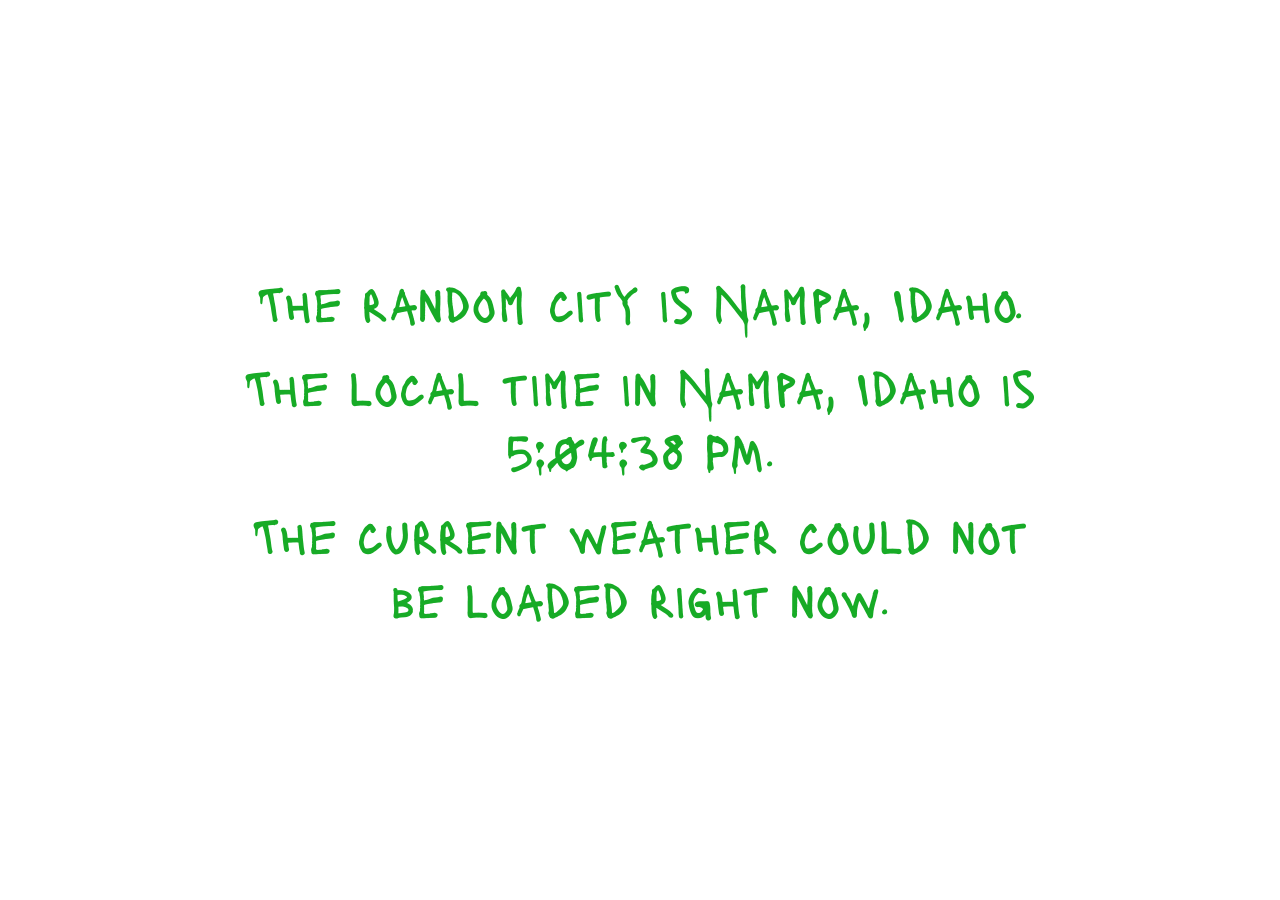
<file: index.html>
<!DOCTYPE html>
<html lang="en">
  <head>
    <meta charset="UTF-8" />
    <meta name="viewport" content="width=device-width, initial-scale=1.0" />
    <meta name="robots" content="noindex">
    <title>Random U.S. Weather</title>
    <link rel="preconnect" href="https://fonts.googleapis.com" />
    <link rel="preconnect" href="https://fonts.gstatic.com" crossorigin />
    <link
      href="https://fonts.googleapis.com/css2?family=Lacquer&display=swap"
      rel="stylesheet"
    />
    <style>
      :root {
        color-scheme: light dark;
        --bg: #ffffff;
        --fg: #111111;
        --accent: #1f6feb;
      }

      @media (prefers-color-scheme: dark) {
        :root {
          --bg: #000000;
          --fg: #f5f5f5;
        }
      }

      * {
        box-sizing: border-box;
      }

      body {
        margin: 0;
        min-height: 100vh;
        display: grid;
        place-items: center;
        background: var(--bg);
        color: var(--fg);
        font-family: "Lacquer", system-ui, sans-serif;
      }

      main {
        width: min(90vw, 900px);
        text-align: center;
        padding: 2rem;
      }

      p {
        margin: 0.4em 0;
        font-size: clamp(1.75rem, 4vw, 3.75rem);
        line-height: 1.25;
        color: var(--accent);
      }
    </style>
  </head>
  <body>
    <main aria-live="polite">
      <p id="city">Finding a city.</p>
      <p id="time">Checking the local time.</p>
      <p id="weather">Loading the current weather.</p>
    </main>

    <script>
      const cities = [
        { name: "New York, New York", latitude: 40.7128, longitude: -74.006, timeZone: "America/New_York" },
        { name: "Chicago, Illinois", latitude: 41.8781, longitude: -87.6298, timeZone: "America/Chicago" },
        { name: "Los Angeles, California", latitude: 34.0522, longitude: -118.2437, timeZone: "America/Los_Angeles" },
        { name: "Houston, Texas", latitude: 29.7604, longitude: -95.3698, timeZone: "America/Chicago" },
        { name: "Phoenix, Arizona", latitude: 33.4484, longitude: -112.074, timeZone: "America/Phoenix" },
        { name: "Denver, Colorado", latitude: 39.7392, longitude: -104.9903, timeZone: "America/Denver" },
        { name: "Seattle, Washington", latitude: 47.6062, longitude: -122.3321, timeZone: "America/Los_Angeles" },
        { name: "Miami, Florida", latitude: 25.7617, longitude: -80.1918, timeZone: "America/New_York" },
        { name: "Boston, Massachusetts", latitude: 42.3601, longitude: -71.0589, timeZone: "America/New_York" },
        { name: "Minneapolis, Minnesota", latitude: 44.9778, longitude: -93.265, timeZone: "America/Chicago" },
        { name: "New Orleans, Louisiana", latitude: 29.9511, longitude: -90.0715, timeZone: "America/Chicago" },
        { name: "Honolulu, Hawaii", latitude: 21.3069, longitude: -157.8583, timeZone: "Pacific/Honolulu" },
        { name: "Anchorage, Alaska", latitude: 61.2181, longitude: -149.9003, timeZone: "America/Anchorage" },
        { name: "Portland, Oregon", latitude: 45.5152, longitude: -122.6784, timeZone: "America/Los_Angeles" },
        { name: "Savannah, Georgia", latitude: 32.0809, longitude: -81.0912, timeZone: "America/New_York" },
        { name: "Santa Fe, New Mexico", latitude: 35.687, longitude: -105.9378, timeZone: "America/Denver" },
        { name: "Philadelphia, Pennsylvania", latitude: 39.9526, longitude: -75.1652, timeZone: "America/New_York" },
        { name: "San Antonio, Texas", latitude: 29.4241, longitude: -98.4936, timeZone: "America/Chicago" },
        { name: "San Diego, California", latitude: 32.7157, longitude: -117.1611, timeZone: "America/Los_Angeles" },
        { name: "Dallas, Texas", latitude: 32.7767, longitude: -96.797, timeZone: "America/Chicago" },
        { name: "San Jose, California", latitude: 37.3382, longitude: -121.8863, timeZone: "America/Los_Angeles" },
        { name: "Austin, Texas", latitude: 30.2672, longitude: -97.7431, timeZone: "America/Chicago" },
        { name: "Jacksonville, Florida", latitude: 30.3322, longitude: -81.6557, timeZone: "America/New_York" },
        { name: "Fort Worth, Texas", latitude: 32.7555, longitude: -97.3308, timeZone: "America/Chicago" },
        { name: "Columbus, Ohio", latitude: 39.9612, longitude: -82.9988, timeZone: "America/New_York" },
        { name: "Charlotte, North Carolina", latitude: 35.2271, longitude: -80.8431, timeZone: "America/New_York" },
        { name: "Indianapolis, Indiana", latitude: 39.7684, longitude: -86.1581, timeZone: "America/Indiana/Indianapolis" },
        { name: "San Francisco, California", latitude: 37.7749, longitude: -122.4194, timeZone: "America/Los_Angeles" },
        { name: "Nashville, Tennessee", latitude: 36.1627, longitude: -86.7816, timeZone: "America/Chicago" },
        { name: "Detroit, Michigan", latitude: 42.3314, longitude: -83.0458, timeZone: "America/Detroit" },
        { name: "Oklahoma City, Oklahoma", latitude: 35.4676, longitude: -97.5164, timeZone: "America/Chicago" },
        { name: "El Paso, Texas", latitude: 31.7619, longitude: -106.485, timeZone: "America/Denver" },
        { name: "Las Vegas, Nevada", latitude: 36.1699, longitude: -115.1398, timeZone: "America/Los_Angeles" },
        { name: "Memphis, Tennessee", latitude: 35.1495, longitude: -90.049, timeZone: "America/Chicago" },
        { name: "Louisville, Kentucky", latitude: 38.2527, longitude: -85.7585, timeZone: "America/New_York" },
        { name: "Baltimore, Maryland", latitude: 39.2904, longitude: -76.6122, timeZone: "America/New_York" },
        { name: "Milwaukee, Wisconsin", latitude: 43.0389, longitude: -87.9065, timeZone: "America/Chicago" },
        { name: "Albuquerque, New Mexico", latitude: 35.0844, longitude: -106.6504, timeZone: "America/Denver" },
        { name: "Tucson, Arizona", latitude: 32.2226, longitude: -110.9747, timeZone: "America/Phoenix" },
        { name: "Fresno, California", latitude: 36.7378, longitude: -119.7871, timeZone: "America/Los_Angeles" },
        { name: "Sacramento, California", latitude: 38.5816, longitude: -121.4944, timeZone: "America/Los_Angeles" },
        { name: "Kansas City, Missouri", latitude: 39.0997, longitude: -94.5786, timeZone: "America/Chicago" },
        { name: "Mesa, Arizona", latitude: 33.4152, longitude: -111.8315, timeZone: "America/Phoenix" },
        { name: "Atlanta, Georgia", latitude: 33.749, longitude: -84.388, timeZone: "America/New_York" },
        { name: "Omaha, Nebraska", latitude: 41.2565, longitude: -95.9345, timeZone: "America/Chicago" },
        { name: "Colorado Springs, Colorado", latitude: 38.8339, longitude: -104.8214, timeZone: "America/Denver" },
        { name: "Raleigh, North Carolina", latitude: 35.7796, longitude: -78.6382, timeZone: "America/New_York" },
        { name: "Virginia Beach, Virginia", latitude: 36.8529, longitude: -75.978, timeZone: "America/New_York" },
        { name: "Long Beach, California", latitude: 33.7701, longitude: -118.1937, timeZone: "America/Los_Angeles" },
        { name: "Oakland, California", latitude: 37.8044, longitude: -122.2712, timeZone: "America/Los_Angeles" },
        { name: "Minot, North Dakota", latitude: 48.2325, longitude: -101.2963, timeZone: "America/Chicago" },
        { name: "Bakersfield, California", latitude: 35.3733, longitude: -119.0187, timeZone: "America/Los_Angeles" },
        { name: "Tulsa, Oklahoma", latitude: 36.154, longitude: -95.9928, timeZone: "America/Chicago" },
        { name: "Tampa, Florida", latitude: 27.9506, longitude: -82.4572, timeZone: "America/New_York" },
        { name: "Arlington, Texas", latitude: 32.7357, longitude: -97.1081, timeZone: "America/Chicago" },
        { name: "Wichita, Kansas", latitude: 37.6872, longitude: -97.3301, timeZone: "America/Chicago" },
        { name: "Aurora, Colorado", latitude: 39.7294, longitude: -104.8319, timeZone: "America/Denver" },
        { name: "Newark, New Jersey", latitude: 40.7357, longitude: -74.1724, timeZone: "America/New_York" },
        { name: "Cleveland, Ohio", latitude: 41.4993, longitude: -81.6944, timeZone: "America/New_York" },
        { name: "Anaheim, California", latitude: 33.8366, longitude: -117.9143, timeZone: "America/Los_Angeles" },
        { name: "Lexington, Kentucky", latitude: 38.0406, longitude: -84.5037, timeZone: "America/New_York" },
        { name: "Stockton, California", latitude: 37.9577, longitude: -121.2908, timeZone: "America/Los_Angeles" },
        { name: "Corpus Christi, Texas", latitude: 27.8006, longitude: -97.3964, timeZone: "America/Chicago" },
        { name: "Henderson, Nevada", latitude: 36.0395, longitude: -114.9817, timeZone: "America/Los_Angeles" },
        { name: "Riverside, California", latitude: 33.9806, longitude: -117.3755, timeZone: "America/Los_Angeles" },
        { name: "St. Louis, Missouri", latitude: 38.627, longitude: -90.1994, timeZone: "America/Chicago" },
        { name: "Saint Paul, Minnesota", latitude: 44.9537, longitude: -93.09, timeZone: "America/Chicago" },
        { name: "Cincinnati, Ohio", latitude: 39.1031, longitude: -84.512, timeZone: "America/New_York" },
        { name: "Pittsburgh, Pennsylvania", latitude: 40.4406, longitude: -79.9959, timeZone: "America/New_York" },
        { name: "Greensboro, North Carolina", latitude: 36.0726, longitude: -79.792, timeZone: "America/New_York" },
        { name: "Lincoln, Nebraska", latitude: 40.8136, longitude: -96.7026, timeZone: "America/Chicago" },
        { name: "Durham, North Carolina", latitude: 35.994, longitude: -78.8986, timeZone: "America/New_York" },
        { name: "Plano, Texas", latitude: 33.0198, longitude: -96.6989, timeZone: "America/Chicago" },
        { name: "Orlando, Florida", latitude: 28.5383, longitude: -81.3792, timeZone: "America/New_York" },
        { name: "Irvine, California", latitude: 33.6846, longitude: -117.8265, timeZone: "America/Los_Angeles" },
        { name: "Laredo, Texas", latitude: 27.5036, longitude: -99.5075, timeZone: "America/Chicago" },
        { name: "Madison, Wisconsin", latitude: 43.0731, longitude: -89.4012, timeZone: "America/Chicago" },
        { name: "Chandler, Arizona", latitude: 33.3062, longitude: -111.8413, timeZone: "America/Phoenix" },
        { name: "Lubbock, Texas", latitude: 33.5779, longitude: -101.8552, timeZone: "America/Chicago" },
        { name: "Scottsdale, Arizona", latitude: 33.4942, longitude: -111.9261, timeZone: "America/Phoenix" },
        { name: "Reno, Nevada", latitude: 39.5296, longitude: -119.8138, timeZone: "America/Los_Angeles" },
        { name: "Buffalo, New York", latitude: 42.8864, longitude: -78.8784, timeZone: "America/New_York" },
        { name: "Boise, Idaho", latitude: 43.615, longitude: -116.2023, timeZone: "America/Boise" },
        { name: "Richmond, Virginia", latitude: 37.5407, longitude: -77.436, timeZone: "America/New_York" },
        { name: "Birmingham, Alabama", latitude: 33.5186, longitude: -86.8104, timeZone: "America/Chicago" },
        { name: "Spokane, Washington", latitude: 47.6588, longitude: -117.426, timeZone: "America/Los_Angeles" },
        { name: "Rochester, New York", latitude: 43.1566, longitude: -77.6088, timeZone: "America/New_York" },
        { name: "Des Moines, Iowa", latitude: 41.5868, longitude: -93.625, timeZone: "America/Chicago" },
        { name: "Fargo, North Dakota", latitude: 46.8772, longitude: -96.7898, timeZone: "America/Chicago" },
        { name: "Little Rock, Arkansas", latitude: 34.7465, longitude: -92.2896, timeZone: "America/Chicago" },
        { name: "Salt Lake City, Utah", latitude: 40.7608, longitude: -111.891, timeZone: "America/Denver" },
        { name: "Burlington, Vermont", latitude: 44.4759, longitude: -73.2121, timeZone: "America/New_York" },
        { name: "Charleston, South Carolina", latitude: 32.7765, longitude: -79.9311, timeZone: "America/New_York" },
        { name: "Providence, Rhode Island", latitude: 41.824, longitude: -71.4128, timeZone: "America/New_York" },
        { name: "Hartford, Connecticut", latitude: 41.7658, longitude: -72.6734, timeZone: "America/New_York" },
        { name: "Wilmington, Delaware", latitude: 39.7447, longitude: -75.5484, timeZone: "America/New_York" },
        { name: "Portland, Maine", latitude: 43.6591, longitude: -70.2568, timeZone: "America/New_York" },
        { name: "Cheyenne, Wyoming", latitude: 41.14, longitude: -104.8202, timeZone: "America/Denver" },
        { name: "Billings, Montana", latitude: 45.7833, longitude: -108.5007, timeZone: "America/Denver" },
        { name: "Sioux Falls, South Dakota", latitude: 43.5446, longitude: -96.7311, timeZone: "America/Chicago" },
        { name: "Manchester, New Hampshire", latitude: 42.9956, longitude: -71.4548, timeZone: "America/New_York" },
        { name: "Newark, Delaware", latitude: 39.6837, longitude: -75.7497, timeZone: "America/New_York" },
        { name: "Jersey City, New Jersey", latitude: 40.7178, longitude: -74.0431, timeZone: "America/New_York" },
        { name: "Knoxville, Tennessee", latitude: 35.9606, longitude: -83.9207, timeZone: "America/New_York" },
        { name: "Myrtle Beach, South Carolina", latitude: 33.6891, longitude: -78.8867, timeZone: "America/New_York" },
        { name: "Palm Springs, California", latitude: 33.8303, longitude: -116.5453, timeZone: "America/Los_Angeles" },
        { name: "Hilo, Hawaii", latitude: 19.7076, longitude: -155.0885, timeZone: "Pacific/Honolulu" },
        { name: "Juneau, Alaska", latitude: 58.3019, longitude: -134.4197, timeZone: "America/Juneau" },
        { name: "Key West, Florida", latitude: 24.5551, longitude: -81.78, timeZone: "America/New_York" },
        { name: "Akron, Ohio", latitude: 41.0814, longitude: -81.519, timeZone: "America/New_York" },
        { name: "Albany, New York", latitude: 42.6526, longitude: -73.7562, timeZone: "America/New_York" },
        { name: "Amarillo, Texas", latitude: 35.222, longitude: -101.8313, timeZone: "America/Chicago" },
        { name: "Asheville, North Carolina", latitude: 35.5951, longitude: -82.5515, timeZone: "America/New_York" },
        { name: "Athens, Georgia", latitude: 33.9519, longitude: -83.3576, timeZone: "America/New_York" },
        { name: "Augusta, Georgia", latitude: 33.4735, longitude: -82.0105, timeZone: "America/New_York" },
        { name: "Baton Rouge, Louisiana", latitude: 30.4515, longitude: -91.1871, timeZone: "America/Chicago" },
        { name: "Beaumont, Texas", latitude: 30.0802, longitude: -94.1266, timeZone: "America/Chicago" },
        { name: "Bend, Oregon", latitude: 44.0582, longitude: -121.3153, timeZone: "America/Los_Angeles" },
        { name: "Bismarck, North Dakota", latitude: 46.8083, longitude: -100.7837, timeZone: "America/Chicago" },
        { name: "Brownsville, Texas", latitude: 25.9017, longitude: -97.4975, timeZone: "America/Chicago" },
        { name: "Cape Coral, Florida", latitude: 26.5629, longitude: -81.9495, timeZone: "America/New_York" },
        { name: "Cedar Rapids, Iowa", latitude: 41.9779, longitude: -91.6656, timeZone: "America/Chicago" },
        { name: "Chattanooga, Tennessee", latitude: 35.0456, longitude: -85.3097, timeZone: "America/New_York" },
        { name: "Chesapeake, Virginia", latitude: 36.7682, longitude: -76.2875, timeZone: "America/New_York" },
        { name: "Columbia, South Carolina", latitude: 34.0007, longitude: -81.0348, timeZone: "America/New_York" },
        { name: "Concord, New Hampshire", latitude: 43.2081, longitude: -71.5376, timeZone: "America/New_York" },
        { name: "Dayton, Ohio", latitude: 39.7589, longitude: -84.1916, timeZone: "America/New_York" },
        { name: "Dover, Delaware", latitude: 39.1582, longitude: -75.5244, timeZone: "America/New_York" },
        { name: "Duluth, Minnesota", latitude: 46.7867, longitude: -92.1005, timeZone: "America/Chicago" },
        { name: "Eugene, Oregon", latitude: 44.0521, longitude: -123.0868, timeZone: "America/Los_Angeles" },
        { name: "Evansville, Indiana", latitude: 37.9716, longitude: -87.5711, timeZone: "America/Chicago" },
        { name: "Flagstaff, Arizona", latitude: 35.1983, longitude: -111.6513, timeZone: "America/Phoenix" },
        { name: "Flint, Michigan", latitude: 43.0125, longitude: -83.6875, timeZone: "America/Detroit" },
        { name: "Fort Lauderdale, Florida", latitude: 26.1224, longitude: -80.1373, timeZone: "America/New_York" },
        { name: "Fort Wayne, Indiana", latitude: 41.0793, longitude: -85.1394, timeZone: "America/Indiana/Indianapolis" },
        { name: "Galveston, Texas", latitude: 29.3013, longitude: -94.7977, timeZone: "America/Chicago" },
        { name: "Gary, Indiana", latitude: 41.5934, longitude: -87.3464, timeZone: "America/Chicago" },
        { name: "Grand Rapids, Michigan", latitude: 42.9634, longitude: -85.6681, timeZone: "America/Detroit" },
        { name: "Green Bay, Wisconsin", latitude: 44.5133, longitude: -88.0133, timeZone: "America/Chicago" },
        { name: "Gulfport, Mississippi", latitude: 30.3674, longitude: -89.0928, timeZone: "America/Chicago" },
        { name: "Helena, Montana", latitude: 46.5884, longitude: -112.0245, timeZone: "America/Denver" },
        { name: "Huntsville, Alabama", latitude: 34.7304, longitude: -86.5861, timeZone: "America/Chicago" },
        { name: "Jackson, Mississippi", latitude: 32.2988, longitude: -90.1848, timeZone: "America/Chicago" },
        { name: "Kalamazoo, Michigan", latitude: 42.2917, longitude: -85.5872, timeZone: "America/Detroit" },
        { name: "Lansing, Michigan", latitude: 42.7325, longitude: -84.5555, timeZone: "America/Detroit" },
        { name: "Lincoln City, Oregon", latitude: 44.9582, longitude: -124.0179, timeZone: "America/Los_Angeles" },
        { name: "Macon, Georgia", latitude: 32.8407, longitude: -83.6324, timeZone: "America/New_York" },
        { name: "Mobile, Alabama", latitude: 30.6954, longitude: -88.0399, timeZone: "America/Chicago" },
        { name: "Montgomery, Alabama", latitude: 32.3668, longitude: -86.3, timeZone: "America/Chicago" },
        { name: "Morgantown, West Virginia", latitude: 39.6295, longitude: -79.9559, timeZone: "America/New_York" },
        { name: "Naples, Florida", latitude: 26.142, longitude: -81.7948, timeZone: "America/New_York" },
        { name: "New Haven, Connecticut", latitude: 41.3083, longitude: -72.9279, timeZone: "America/New_York" },
        { name: "Norfolk, Virginia", latitude: 36.8508, longitude: -76.2859, timeZone: "America/New_York" },
        { name: "Ogden, Utah", latitude: 41.223, longitude: -111.9738, timeZone: "America/Denver" },
        { name: "Pensacola, Florida", latitude: 30.4213, longitude: -87.2169, timeZone: "America/Chicago" },
        { name: "Peoria, Illinois", latitude: 40.6936, longitude: -89.589, timeZone: "America/Chicago" },
        { name: "Provo, Utah", latitude: 40.2338, longitude: -111.6585, timeZone: "America/Denver" },
        { name: "Rapid City, South Dakota", latitude: 44.0805, longitude: -103.231, timeZone: "America/Denver" },
        { name: "Roanoke, Virginia", latitude: 37.2709, longitude: -79.9414, timeZone: "America/New_York" },
        { name: "Salem, Oregon", latitude: 44.9429, longitude: -123.0351, timeZone: "America/Los_Angeles" },
        { name: "Santa Barbara, California", latitude: 34.4208, longitude: -119.6982, timeZone: "America/Los_Angeles" },
        { name: "Sarasota, Florida", latitude: 27.3364, longitude: -82.5307, timeZone: "America/New_York" },
        { name: "Shreveport, Louisiana", latitude: 32.5252, longitude: -93.7502, timeZone: "America/Chicago" },
        { name: "South Bend, Indiana", latitude: 41.6764, longitude: -86.252, timeZone: "America/Indiana/Indianapolis" },
        { name: "Springfield, Missouri", latitude: 37.2089, longitude: -93.2923, timeZone: "America/Chicago" },
        { name: "Springfield, Illinois", latitude: 39.7817, longitude: -89.6501, timeZone: "America/Chicago" },
        { name: "Syracuse, New York", latitude: 43.0481, longitude: -76.1474, timeZone: "America/New_York" },
        { name: "Tacoma, Washington", latitude: 47.2529, longitude: -122.4443, timeZone: "America/Los_Angeles" },
        { name: "Toledo, Ohio", latitude: 41.6528, longitude: -83.5379, timeZone: "America/New_York" },
        { name: "Topeka, Kansas", latitude: 39.0473, longitude: -95.6752, timeZone: "America/Chicago" },
        { name: "Trenton, New Jersey", latitude: 40.2171, longitude: -74.7429, timeZone: "America/New_York" },
        { name: "Tuscaloosa, Alabama", latitude: 33.2098, longitude: -87.5692, timeZone: "America/Chicago" },
        { name: "Waco, Texas", latitude: 31.5493, longitude: -97.1467, timeZone: "America/Chicago" },
        { name: "West Palm Beach, Florida", latitude: 26.7153, longitude: -80.0534, timeZone: "America/New_York" },
        { name: "Wilmington, North Carolina", latitude: 34.2257, longitude: -77.9447, timeZone: "America/New_York" },
        { name: "Winston-Salem, North Carolina", latitude: 36.0999, longitude: -80.2442, timeZone: "America/New_York" },
        { name: "Worcester, Massachusetts", latitude: 42.2626, longitude: -71.8023, timeZone: "America/New_York" },
        { name: "Yakima, Washington", latitude: 46.6021, longitude: -120.5059, timeZone: "America/Los_Angeles" },
        { name: "Yuma, Arizona", latitude: 32.6927, longitude: -114.6277, timeZone: "America/Phoenix" },
        { name: "Allentown, Pennsylvania", latitude: 40.6023, longitude: -75.4714, timeZone: "America/New_York" },
        { name: "Bridgeport, Connecticut", latitude: 41.1792, longitude: -73.1894, timeZone: "America/New_York" },
        { name: "Carson City, Nevada", latitude: 39.1638, longitude: -119.7674, timeZone: "America/Los_Angeles" },
        { name: "Casper, Wyoming", latitude: 42.8501, longitude: -106.3252, timeZone: "America/Denver" },
        { name: "Erie, Pennsylvania", latitude: 42.1292, longitude: -80.0851, timeZone: "America/New_York" },
        { name: "Frederick, Maryland", latitude: 39.4143, longitude: -77.4105, timeZone: "America/New_York" },
        { name: "Gainesville, Florida", latitude: 29.6516, longitude: -82.3248, timeZone: "America/New_York" },
        { name: "Hilton Head Island, South Carolina", latitude: 32.2163, longitude: -80.7526, timeZone: "America/New_York" },
        { name: "Joplin, Missouri", latitude: 37.0842, longitude: -94.5133, timeZone: "America/Chicago" },
        { name: "Kenosha, Wisconsin", latitude: 42.5847, longitude: -87.8212, timeZone: "America/Chicago" },
        { name: "Lafayette, Louisiana", latitude: 30.2241, longitude: -92.0198, timeZone: "America/Chicago" },
        { name: "Lake Charles, Louisiana", latitude: 30.2266, longitude: -93.2174, timeZone: "America/Chicago" },
        { name: "Mankato, Minnesota", latitude: 44.1636, longitude: -93.9994, timeZone: "America/Chicago" },
        { name: "Medford, Oregon", latitude: 42.3265, longitude: -122.8756, timeZone: "America/Los_Angeles" },
        { name: "Nampa, Idaho", latitude: 43.5407, longitude: -116.5635, timeZone: "America/Boise" },
        { name: "Pocatello, Idaho", latitude: 42.8713, longitude: -112.4455, timeZone: "America/Boise" },
        { name: "Santa Rosa, California", latitude: 38.4404, longitude: -122.7141, timeZone: "America/Los_Angeles" },
        { name: "Stamford, Connecticut", latitude: 41.0534, longitude: -73.5387, timeZone: "America/New_York" },
        { name: "Tempe, Arizona", latitude: 33.4255, longitude: -111.94, timeZone: "America/Phoenix" },
        { name: "Utica, New York", latitude: 43.1009, longitude: -75.2327, timeZone: "America/New_York" },
        { name: "Valdosta, Georgia", latitude: 30.8327, longitude: -83.2785, timeZone: "America/New_York" }
      ];

      const weatherDescriptions = {
        0: "clear",
        1: "mostly clear",
        2: "partly cloudy",
        3: "overcast",
        45: "foggy",
        48: "icy foggy",
        51: "lightly drizzling",
        53: "drizzling",
        55: "heavily drizzling",
        56: "light freezing drizzle",
        57: "freezing drizzle",
        61: "lightly raining",
        63: "raining",
        65: "heavily raining",
        66: "light freezing rain",
        67: "freezing rain",
        71: "lightly snowing",
        73: "snowing",
        75: "heavily snowing",
        77: "snow grains are falling",
        80: "showers are passing through",
        81: "steady showers are passing through",
        82: "intense showers are passing through",
        85: "light snow showers are passing through",
        86: "snow showers are passing through",
        95: "there is a thunderstorm",
        96: "there is a thunderstorm with light hail",
        99: "there is a thunderstorm with heavy hail"
      };

      function hashString(value) {
        let hash = 0;
        for (let index = 0; index < value.length; index += 1) {
          hash = (hash * 31 + value.charCodeAt(index)) >>> 0;
        }
        return hash;
      }

      function setDailyAccent() {
        const today = new Date().toISOString().slice(0, 10);
        const seed = hashString(today);
        const darkMode = window.matchMedia("(prefers-color-scheme: dark)").matches;
        const hue = seed % 360;
        const saturation = 70 + (seed % 16);
        const lightness = darkMode ? 68 : 38;
        document.documentElement.style.setProperty(
          "--accent",
          `hsl(${hue} ${saturation}% ${lightness}%)`
        );
      }

      function chooseCity() {
        return cities[Math.floor(Math.random() * cities.length)];
      }

      function formatTime(timeZone) {
        return new Intl.DateTimeFormat("en-US", {
          timeZone,
          hour: "numeric",
          minute: "2-digit",
          second: "2-digit",
          hour12: true
        }).format(new Date());
      }

      function updateTime(city) {
        const timeElement = document.getElementById("time");
        timeElement.textContent = `The local time in ${city.name} is ${formatTime(city.timeZone)}.`;
      }

      async function loadWeather() {
        setDailyAccent();
        const city = chooseCity();
        const cityElement = document.getElementById("city");
        const weatherElement = document.getElementById("weather");

        cityElement.textContent = `The random city is ${city.name}.`;
        updateTime(city);
        setInterval(() => updateTime(city), 1000);

        const weatherUrl = new URL("https://api.open-meteo.com/v1/forecast");
        weatherUrl.searchParams.set("latitude", city.latitude);
        weatherUrl.searchParams.set("longitude", city.longitude);
        weatherUrl.searchParams.set("current", "temperature_2m,weather_code");
        weatherUrl.searchParams.set("temperature_unit", "fahrenheit");

        try {
          const response = await fetch(weatherUrl);
          if (!response.ok) {
            throw new Error(`Weather request failed with ${response.status}`);
          }

          const data = await response.json();
          const current = data.current;
          const description = weatherDescriptions[current.weather_code] || "doing its own thing";
          const temperature = Math.round(current.temperature_2m);
          weatherElement.textContent = `The current weather is ${description} and ${temperature} degrees Fahrenheit.`;
        } catch (error) {
          weatherElement.textContent = "The current weather could not be loaded right now.";
          console.error(error);
        }
      }

      loadWeather();
    </script>
  </body>
</html>
</file>
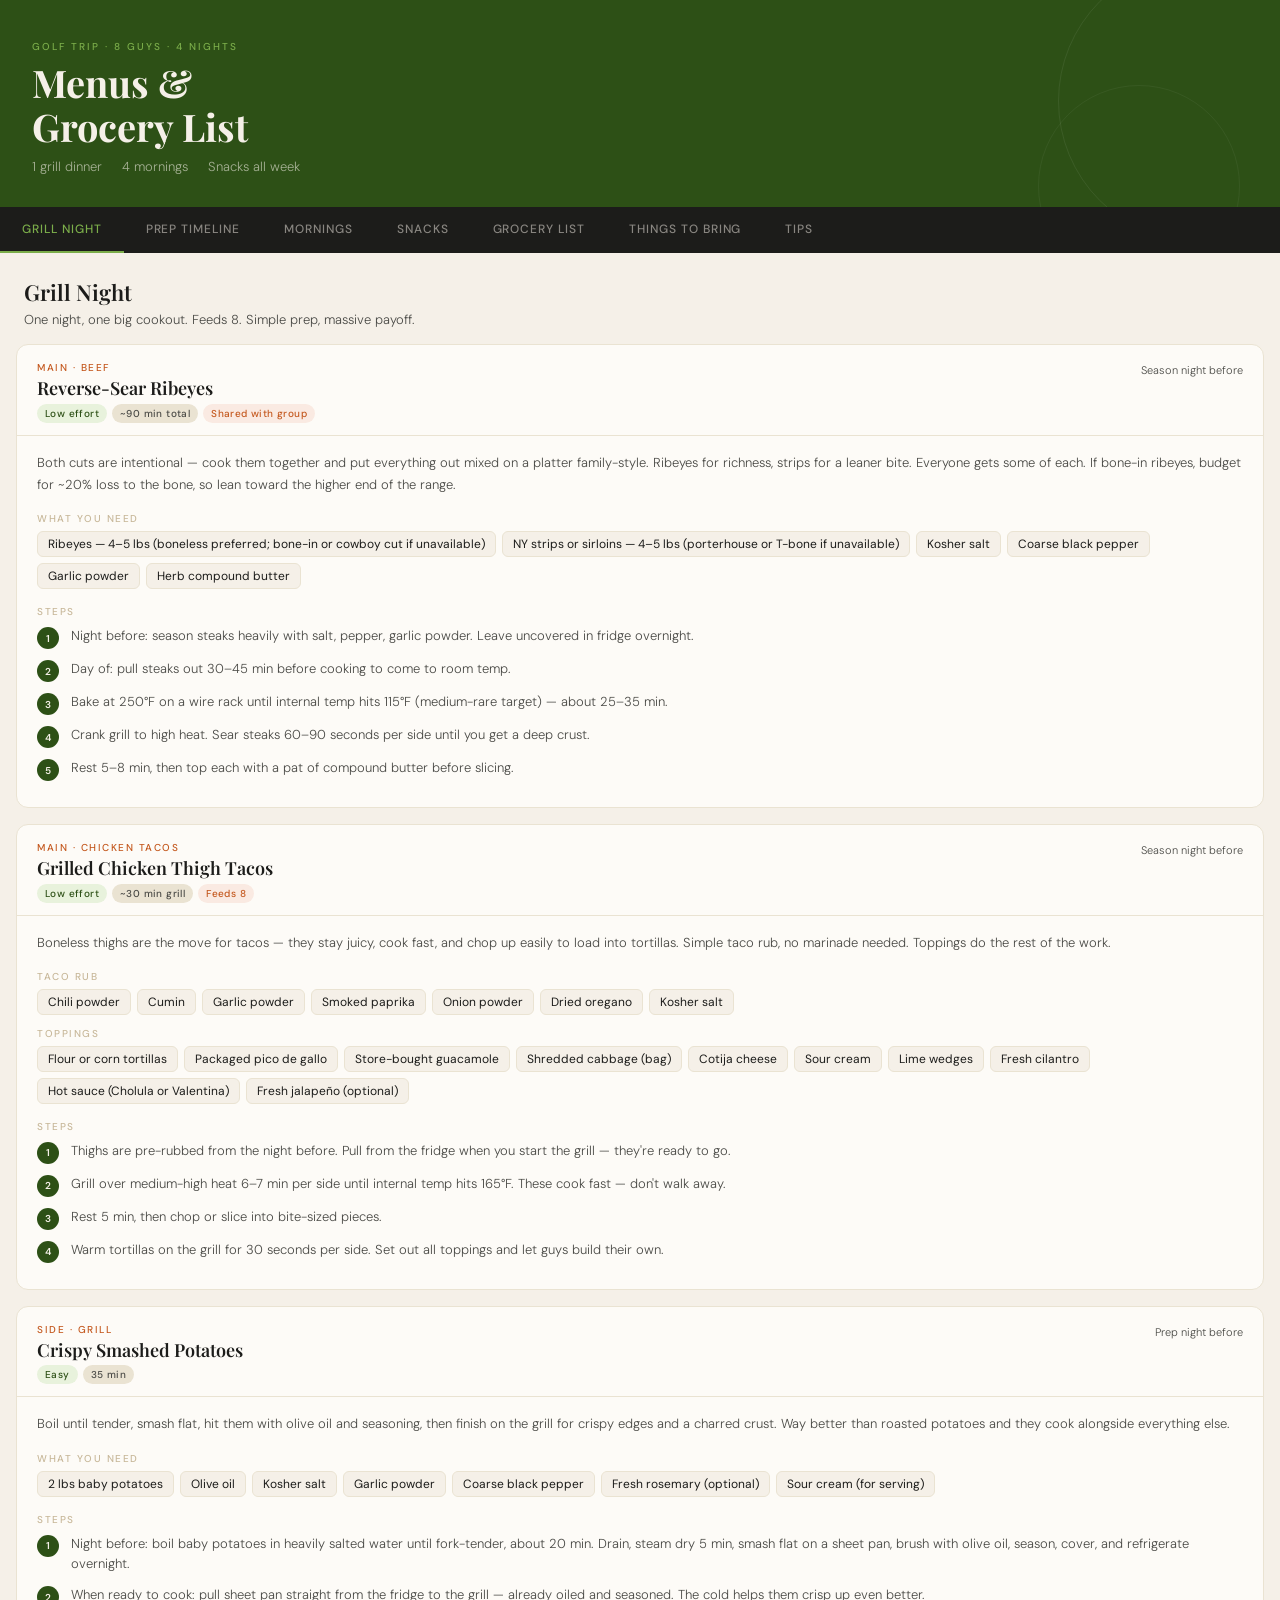
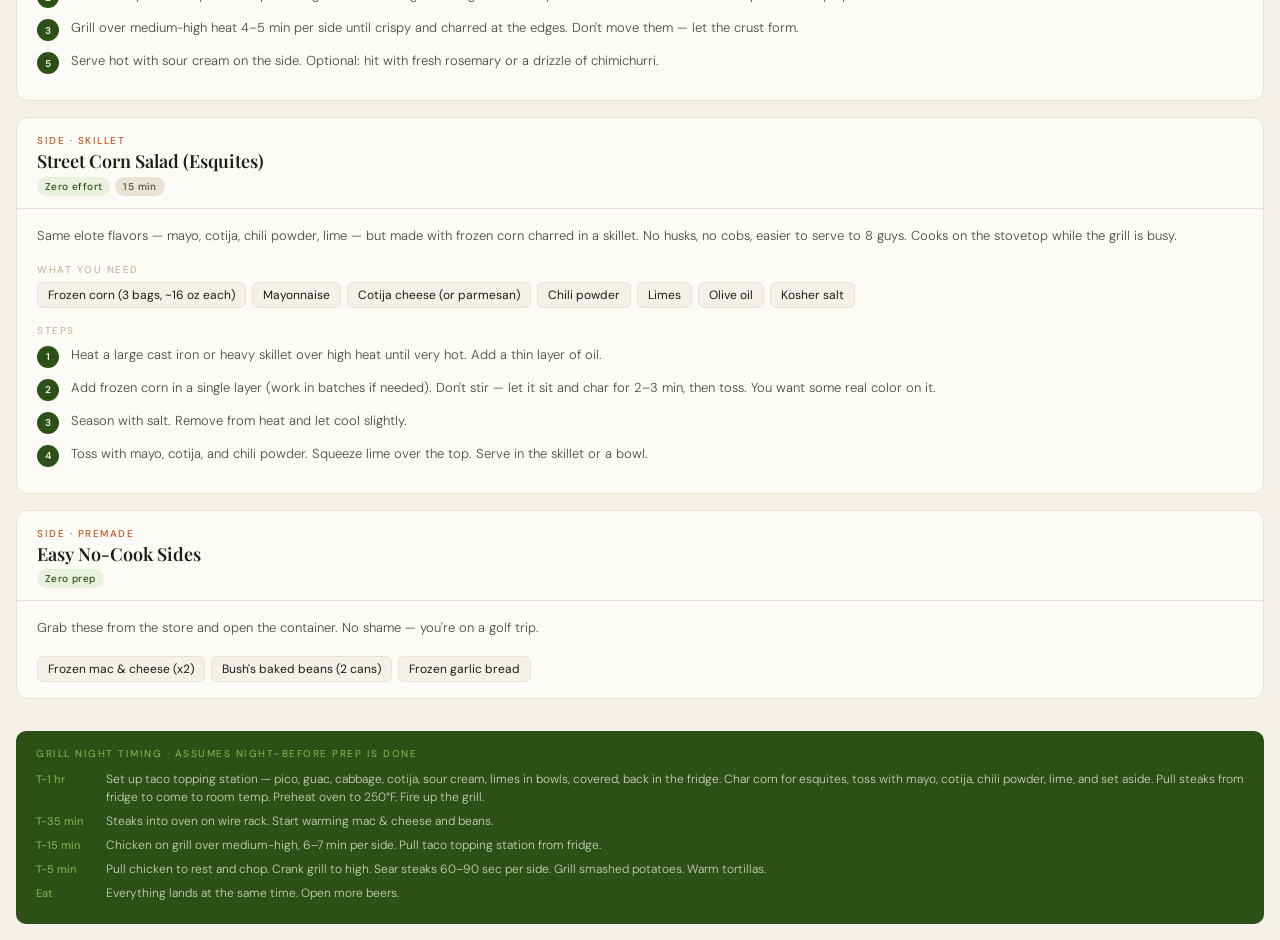
<file: golf-trip-menu-old.html>
<!DOCTYPE html>
<html lang="en">
<head>
<meta charset="UTF-8">
<meta name="viewport" content="width=device-width, initial-scale=1.0">
<meta name="robots" content="noindex, nofollow, noarchive, nosnippet, noimageindex">
<meta name="googlebot" content="noindex, nofollow, noarchive, nosnippet">
<meta name="bingbot" content="noindex, nofollow">
<title>Golf Trip — Menus & Grocery List</title>
<link href="https://fonts.googleapis.com/css2?family=Playfair+Display:wght@400;600;700&family=DM+Sans:wght@300;400;500&display=swap" rel="stylesheet">
<style>
  :root {
    --green: #2D5016;
    --green-mid: #4A7C25;
    --green-light: #7BAD4A;
    --cream: #F5F0E8;
    --cream-dark: #EAE3D2;
    --tan: #C8B89A;
    --charcoal: #1C1C1A;
    --smoke: #4A4A46;
    --paper: #FDFBF7;
    --accent: #C4581E;
  }
  * { box-sizing: border-box; margin: 0; padding: 0; }
  body {
    font-family: 'DM Sans', sans-serif;
    background: var(--cream);
    color: var(--charcoal);
    min-height: 100vh;
  }

  /* HEADER */
  header {
    background: var(--green);
    color: var(--cream);
    padding: 2.5rem 2rem 2rem;
    position: relative;
    overflow: hidden;
  }
  header::before {
    content: '';
    position: absolute;
    top: -40px; right: -60px;
    width: 280px; height: 280px;
    border-radius: 50%;
    border: 1px solid rgba(255,255,255,0.07);
  }
  header::after {
    content: '';
    position: absolute;
    bottom: -80px; right: 40px;
    width: 200px; height: 200px;
    border-radius: 50%;
    border: 1px solid rgba(255,255,255,0.05);
  }
  .header-eyebrow {
    font-size: 10px;
    letter-spacing: 0.2em;
    text-transform: uppercase;
    color: var(--green-light);
    font-weight: 500;
    margin-bottom: 8px;
  }
  header h1 {
    font-family: 'Playfair Display', serif;
    font-size: clamp(26px, 5vw, 38px);
    font-weight: 700;
    line-height: 1.15;
    margin-bottom: 10px;
  }
  .header-meta {
    font-size: 13px;
    color: rgba(245,240,232,0.6);
    font-weight: 300;
  }
  .header-meta span { margin-right: 16px; }

  /* NAV TABS */
  nav {
    display: flex;
    background: var(--charcoal);
    overflow-x: auto;
    scrollbar-width: none;
  }
  nav::-webkit-scrollbar { display: none; }
  .nav-btn {
    flex-shrink: 0;
    padding: 14px 22px;
    font-family: 'DM Sans', sans-serif;
    font-size: 12px;
    font-weight: 500;
    letter-spacing: 0.08em;
    text-transform: uppercase;
    color: rgba(245,240,232,0.5);
    background: none;
    border: none;
    border-bottom: 2px solid transparent;
    cursor: pointer;
    transition: all 0.2s;
    white-space: nowrap;
  }
  .nav-btn:hover { color: var(--cream); }
  .nav-btn.active {
    color: var(--green-light);
    border-bottom-color: var(--green-light);
  }

  /* MAIN */
  main { padding: 0; }
  .view { display: none; }
  .view.active { display: block; }

  /* SECTION LABEL */
  .section-intro {
    padding: 1.5rem 1.5rem 0;
  }
  .section-intro h2 {
    font-family: 'Playfair Display', serif;
    font-size: 22px;
    font-weight: 600;
    margin-bottom: 4px;
  }
  .section-intro p {
    font-size: 13px;
    color: var(--smoke);
    font-weight: 300;
  }

  /* MEAL CARDS */
  .meal-grid { padding: 1rem 1rem 2rem; display: flex; flex-direction: column; gap: 1rem; }
  .meal-card {
    background: var(--paper);
    border-radius: 12px;
    overflow: hidden;
    border: 1px solid var(--cream-dark);
  }
  .meal-card-header {
    padding: 1rem 1.25rem 0.75rem;
    border-bottom: 1px solid var(--cream-dark);
    display: flex;
    justify-content: space-between;
    align-items: flex-start;
    gap: 8px;
  }
  .meal-type {
    font-size: 10px;
    text-transform: uppercase;
    letter-spacing: 0.15em;
    font-weight: 500;
    color: var(--accent);
    margin-bottom: 4px;
  }
  .meal-name {
    font-family: 'Playfair Display', serif;
    font-size: 18px;
    font-weight: 600;
    color: var(--charcoal);
    line-height: 1.2;
  }
  .meal-badges { display: flex; flex-wrap: wrap; gap: 5px; margin-top: 4px; }
  .badge {
    font-size: 10px;
    padding: 3px 8px;
    border-radius: 99px;
    font-weight: 500;
    letter-spacing: 0.04em;
  }
  .badge-green { background: #E8F2DC; color: var(--green); }
  .badge-tan { background: var(--cream-dark); color: var(--smoke); }
  .badge-red { background: #FAEAE2; color: var(--accent); }
  .meal-time {
    font-size: 11px;
    color: var(--smoke);
    font-weight: 300;
    white-space: nowrap;
    padding-top: 2px;
  }
  .meal-card-body { padding: 1rem 1.25rem; }
  .meal-desc { font-size: 13px; color: var(--smoke); line-height: 1.7; font-weight: 300; margin-bottom: 1rem; }
  .meal-items-label {
    font-size: 10px;
    text-transform: uppercase;
    letter-spacing: 0.15em;
    font-weight: 500;
    color: var(--tan);
    margin-bottom: 6px;
  }
  .meal-items { display: flex; flex-wrap: wrap; gap: 6px; }
  .meal-item-tag {
    font-size: 12px;
    padding: 4px 10px;
    background: var(--cream);
    border: 1px solid var(--cream-dark);
    border-radius: 6px;
    color: var(--charcoal);
  }

  /* RECIPE STEPS */
  .recipe-steps { margin-top: 1rem; }
  .recipe-steps-label {
    font-size: 10px;
    text-transform: uppercase;
    letter-spacing: 0.15em;
    font-weight: 500;
    color: var(--tan);
    margin-bottom: 8px;
  }
  .step {
    display: flex;
    gap: 12px;
    margin-bottom: 10px;
    align-items: flex-start;
  }
  .step-num {
    width: 22px;
    height: 22px;
    border-radius: 50%;
    background: var(--green);
    color: var(--cream);
    font-size: 10px;
    font-weight: 600;
    display: flex;
    align-items: center;
    justify-content: center;
    flex-shrink: 0;
    margin-top: 1px;
  }
  .step-text { font-size: 13px; color: var(--smoke); line-height: 1.6; font-weight: 300; }

  /* DIVIDER */
  .divider {
    margin: 0 1.25rem;
    border: none;
    border-top: 1px solid var(--cream-dark);
  }

  /* MORNING CARDS */
  .morning-strip {
    display: flex;
    flex-direction: column;
    gap: 0;
  }
  .morning-row {
    display: flex;
    gap: 0;
    border-bottom: 1px solid var(--cream-dark);
    background: var(--paper);
  }
  .morning-row:last-child { border-bottom: none; }
  .morning-day-col {
    width: 80px;
    flex-shrink: 0;
    padding: 1rem;
    background: var(--green);
    display: flex;
    flex-direction: column;
    align-items: center;
    justify-content: center;
    text-align: center;
  }
  .morning-day-label {
    font-size: 9px;
    text-transform: uppercase;
    letter-spacing: 0.15em;
    color: var(--green-light);
    font-weight: 500;
  }
  .morning-day-num {
    font-family: 'Playfair Display', serif;
    font-size: 28px;
    color: var(--cream);
    line-height: 1;
  }
  .morning-content { padding: 0.875rem 1rem; flex: 1; }
  .morning-title {
    font-family: 'Playfair Display', serif;
    font-size: 15px;
    font-weight: 600;
    margin-bottom: 4px;
  }
  .morning-items-text {
    font-size: 12px;
    color: var(--smoke);
    line-height: 1.7;
    font-weight: 300;
  }

  /* TIMING BLOCK */
  .timing-block {
    margin: 0 1rem 1rem;
    background: var(--green);
    border-radius: 10px;
    padding: 1rem 1.25rem;
    color: var(--cream);
  }
  .timing-title {
    font-size: 10px;
    text-transform: uppercase;
    letter-spacing: 0.15em;
    color: var(--green-light);
    font-weight: 500;
    margin-bottom: 10px;
  }
  .timing-row {
    display: flex;
    gap: 10px;
    align-items: flex-start;
    margin-bottom: 6px;
  }
  .timing-time {
    font-size: 11px;
    font-weight: 500;
    color: var(--green-light);
    white-space: nowrap;
    min-width: 60px;
    padding-top: 2px;
  }
  .timing-text { font-size: 12px; color: rgba(245,240,232,0.8); line-height: 1.5; font-weight: 300; }

  /* GROCERY LIST */
  .grocery-controls {
    padding: 1rem 1rem 0;
    display: flex;
    align-items: center;
    gap: 10px;
    flex-wrap: wrap;
  }
  .filter-btn {
    padding: 5px 12px;
    font-family: 'DM Sans', sans-serif;
    font-size: 11px;
    font-weight: 500;
    letter-spacing: 0.06em;
    border-radius: 99px;
    border: 1px solid var(--cream-dark);
    background: var(--paper);
    color: var(--smoke);
    cursor: pointer;
    transition: all 0.15s;
  }
  .filter-btn.active, .filter-btn:hover {
    background: var(--green);
    color: var(--cream);
    border-color: var(--green);
  }
  .progress-wrap {
    padding: 0.75rem 1rem 0;
    display: flex;
    align-items: center;
    gap: 10px;
  }
  .progress-bar-bg {
    flex: 1;
    height: 4px;
    background: var(--cream-dark);
    border-radius: 2px;
    overflow: hidden;
  }
  .progress-bar-fill {
    height: 4px;
    background: var(--green-mid);
    border-radius: 2px;
    transition: width 0.3s;
  }
  .progress-text {
    font-size: 11px;
    color: var(--smoke);
    font-weight: 500;
    white-space: nowrap;
  }
  .grocery-section { padding: 0.75rem 1rem 0; }
  .grocery-section-title {
    font-size: 10px;
    text-transform: uppercase;
    letter-spacing: 0.18em;
    font-weight: 500;
    color: var(--tan);
    margin-bottom: 8px;
    padding-bottom: 6px;
    border-bottom: 1px solid var(--cream-dark);
  }
  .grocery-items { display: flex; flex-direction: column; gap: 1px; }
  .g-item {
    display: flex;
    align-items: flex-start;
    gap: 10px;
    padding: 9px 10px;
    background: var(--paper);
    border-radius: 7px;
    cursor: pointer;
    transition: opacity 0.2s;
    border: 1px solid transparent;
    margin-bottom: 4px;
  }
  .g-item:hover { border-color: var(--cream-dark); }
  .g-item.done { opacity: 0.38; }
  .g-check {
    width: 18px; height: 18px;
    border-radius: 4px;
    border: 1.5px solid var(--cream-dark);
    flex-shrink: 0;
    margin-top: 1px;
    display: flex; align-items: center; justify-content: center;
    transition: all 0.15s;
    background: var(--paper);
  }
  .g-item.done .g-check {
    background: var(--green-mid);
    border-color: var(--green-mid);
  }
  .checksvg { display: none; }
  .g-item.done .checksvg { display: block; }
  .g-info { flex: 1; }
  .g-name { font-size: 13px; font-weight: 400; color: var(--charcoal); }
  .g-note { font-size: 11px; color: var(--smoke); font-weight: 300; margin-top: 1px; }
  .g-cat-badge {
    font-size: 10px;
    padding: 2px 7px;
    border-radius: 99px;
    font-weight: 500;
    flex-shrink: 0;
    align-self: center;
  }

  .grocery-footer {
    padding: 1.5rem 1rem 2rem;
    text-align: center;
  }
  .clear-btn {
    font-family: 'DM Sans', sans-serif;
    font-size: 12px;
    color: var(--smoke);
    background: none;
    border: 1px solid var(--cream-dark);
    padding: 7px 16px;
    border-radius: 6px;
    cursor: pointer;
  }
  .clear-btn:hover { background: var(--cream-dark); }

  /* TIPS */
  .tips-section { padding: 1rem; display: flex; flex-direction: column; gap: 0.875rem; }
  .tip-card {
    background: var(--paper);
    border-radius: 10px;
    padding: 1rem 1.25rem;
    border-left: 3px solid var(--green-mid);
  }
  .tip-title { font-size: 13px; font-weight: 500; margin-bottom: 4px; }
  .tip-text { font-size: 12px; color: var(--smoke); line-height: 1.7; font-weight: 300; }
</style>
</head>
<body>

<header>
  <div class="header-eyebrow">Golf Trip · 8 Guys · 4 Nights</div>
  <h1>Menus &<br>Grocery List</h1>
  <div class="header-meta">
    <span>1 grill dinner</span>
    <span>4 mornings</span>
    <span>Snacks all week</span>
  </div>
</header>

<nav>
  <button class="nav-btn active" onclick="showView('dinner')">Grill Night</button>
  <button class="nav-btn" onclick="showView('prep')">Prep Timeline</button>
  <button class="nav-btn" onclick="showView('mornings')">Mornings</button>
  <button class="nav-btn" onclick="showView('snacks-view')">Snacks</button>
  <button class="nav-btn" onclick="showView('grocery')">Grocery List</button>
  <button class="nav-btn" onclick="showView('bring')">Things to Bring</button>
  <button class="nav-btn" onclick="showView('tips')">Tips</button>
</nav>

<main>

<!-- GRILL NIGHT -->
<div class="view active" id="view-dinner">
  <div class="section-intro">
    <h2>Grill Night</h2>
    <p>One night, one big cookout. Feeds 8. Simple prep, massive payoff.</p>
  </div>

  <div class="meal-grid">

    <div class="meal-card">
      <div class="meal-card-header">
        <div>
          <div class="meal-type">Main · Beef</div>
          <div class="meal-name">Reverse-Sear Ribeyes</div>
          <div class="meal-badges">
            <span class="badge badge-green">Low effort</span>
            <span class="badge badge-tan">~90 min total</span>
            <span class="badge badge-red">Shared with group</span>
          </div>
        </div>
        <div class="meal-time">Season night before</div>
      </div>
      <div class="meal-card-body">
        <p class="meal-desc">Both cuts are intentional — cook them together and put everything out mixed on a platter family-style. Ribeyes for richness, strips for a leaner bite. Everyone gets some of each. If bone-in ribeyes, budget for ~20% loss to the bone, so lean toward the higher end of the range.</p>
        <div class="meal-items-label">What you need</div>
        <div class="meal-items">
          <span class="meal-item-tag">Ribeyes — 4–5 lbs (boneless preferred; bone-in or cowboy cut if unavailable)</span>
          <span class="meal-item-tag">NY strips or sirloins — 4–5 lbs (porterhouse or T-bone if unavailable)</span>
          <span class="meal-item-tag">Kosher salt</span>
          <span class="meal-item-tag">Coarse black pepper</span>
          <span class="meal-item-tag">Garlic powder</span>
          <span class="meal-item-tag">Herb compound butter</span>
        </div>
        <div class="recipe-steps">
          <div class="recipe-steps-label">Steps</div>
          <div class="step"><div class="step-num">1</div><div class="step-text">Night before: season steaks heavily with salt, pepper, garlic powder. Leave uncovered in fridge overnight.</div></div>
          <div class="step"><div class="step-num">2</div><div class="step-text">Day of: pull steaks out 30–45 min before cooking to come to room temp.</div></div>
          <div class="step"><div class="step-num">3</div><div class="step-text">Bake at 250°F on a wire rack until internal temp hits 115°F (medium-rare target) — about 25–35 min.</div></div>
          <div class="step"><div class="step-num">4</div><div class="step-text">Crank grill to high heat. Sear steaks 60–90 seconds per side until you get a deep crust.</div></div>
          <div class="step"><div class="step-num">5</div><div class="step-text">Rest 5–8 min, then top each with a pat of compound butter before slicing.</div></div>
        </div>
      </div>
    </div>

    <div class="meal-card">
      <div class="meal-card-header">
        <div>
          <div class="meal-type">Main · Chicken Tacos</div>
          <div class="meal-name">Grilled Chicken Thigh Tacos</div>
          <div class="meal-badges">
            <span class="badge badge-green">Low effort</span>
            <span class="badge badge-tan">~30 min grill</span>
            <span class="badge badge-red">Feeds 8</span>
          </div>
        </div>
        <div class="meal-time">Season night before</div>
      </div>
      <div class="meal-card-body">
        <p class="meal-desc">Boneless thighs are the move for tacos — they stay juicy, cook fast, and chop up easily to load into tortillas. Simple taco rub, no marinade needed. Toppings do the rest of the work.</p>
        <div class="meal-items-label">Taco rub</div>
        <div class="meal-items">
          <span class="meal-item-tag">Chili powder</span>
          <span class="meal-item-tag">Cumin</span>
          <span class="meal-item-tag">Garlic powder</span>
          <span class="meal-item-tag">Smoked paprika</span>
          <span class="meal-item-tag">Onion powder</span>
          <span class="meal-item-tag">Dried oregano</span>
          <span class="meal-item-tag">Kosher salt</span>
        </div>
        <div class="meal-items-label" style="margin-top:0.75rem;">Toppings</div>
        <div class="meal-items">
          <span class="meal-item-tag">Flour or corn tortillas</span>
          <span class="meal-item-tag">Packaged pico de gallo</span>
          <span class="meal-item-tag">Store-bought guacamole</span>
          <span class="meal-item-tag">Shredded cabbage (bag)</span>
          <span class="meal-item-tag">Cotija cheese</span>
          <span class="meal-item-tag">Sour cream</span>
          <span class="meal-item-tag">Lime wedges</span>
          <span class="meal-item-tag">Fresh cilantro</span>
          <span class="meal-item-tag">Hot sauce (Cholula or Valentina)</span>
          <span class="meal-item-tag">Fresh jalapeño (optional)</span>
        </div>
        <div class="recipe-steps">
          <div class="recipe-steps-label">Steps</div>
          <div class="step"><div class="step-num">1</div><div class="step-text">Thighs are pre-rubbed from the night before. Pull from the fridge when you start the grill — they're ready to go.</div></div>
          <div class="step"><div class="step-num">2</div><div class="step-text">Grill over medium-high heat 6–7 min per side until internal temp hits 165°F. These cook fast — don't walk away.</div></div>
          <div class="step"><div class="step-num">3</div><div class="step-text">Rest 5 min, then chop or slice into bite-sized pieces.</div></div>
          <div class="step"><div class="step-num">4</div><div class="step-text">Warm tortillas on the grill for 30 seconds per side. Set out all toppings and let guys build their own.</div></div>
        </div>
      </div>
    </div>

    <div class="meal-card">
      <div class="meal-card-header">
        <div>
          <div class="meal-type">Side · Grill</div>
          <div class="meal-name">Crispy Smashed Potatoes</div>
          <div class="meal-badges">
            <span class="badge badge-green">Easy</span>
            <span class="badge badge-tan">35 min</span>
          </div>
        </div>
        <div class="meal-time">Prep night before</div>
      </div>
      <div class="meal-card-body">
        <p class="meal-desc">Boil until tender, smash flat, hit them with olive oil and seasoning, then finish on the grill for crispy edges and a charred crust. Way better than roasted potatoes and they cook alongside everything else.</p>
        <div class="meal-items-label">What you need</div>
        <div class="meal-items">
          <span class="meal-item-tag">2 lbs baby potatoes</span>
          <span class="meal-item-tag">Olive oil</span>
          <span class="meal-item-tag">Kosher salt</span>
          <span class="meal-item-tag">Garlic powder</span>
          <span class="meal-item-tag">Coarse black pepper</span>
          <span class="meal-item-tag">Fresh rosemary (optional)</span>
          <span class="meal-item-tag">Sour cream (for serving)</span>
        </div>
        <div class="recipe-steps">
          <div class="recipe-steps-label">Steps</div>
          <div class="step"><div class="step-num">1</div><div class="step-text">Night before: boil baby potatoes in heavily salted water until fork-tender, about 20 min. Drain, steam dry 5 min, smash flat on a sheet pan, brush with olive oil, season, cover, and refrigerate overnight.</div></div>
          <div class="step"><div class="step-num">2</div><div class="step-text">When ready to cook: pull sheet pan straight from the fridge to the grill — already oiled and seasoned. The cold helps them crisp up even better.</div></div>
          <div class="step"><div class="step-num">3</div><div class="step-text">Grill over medium-high heat 4–5 min per side until crispy and charred at the edges. Don't move them — let the crust form.</div></div>
          <div class="step"><div class="step-num">5</div><div class="step-text">Serve hot with sour cream on the side. Optional: hit with fresh rosemary or a drizzle of chimichurri.</div></div>
        </div>
      </div>
    </div>

    <div class="meal-card">
      <div class="meal-card-header">
        <div>
          <div class="meal-type">Side · Skillet</div>
          <div class="meal-name">Street Corn Salad (Esquites)</div>
          <div class="meal-badges">
            <span class="badge badge-green">Zero effort</span>
            <span class="badge badge-tan">15 min</span>
          </div>
        </div>
      </div>
      <div class="meal-card-body">
        <p class="meal-desc">Same elote flavors — mayo, cotija, chili powder, lime — but made with frozen corn charred in a skillet. No husks, no cobs, easier to serve to 8 guys. Cooks on the stovetop while the grill is busy.</p>
        <div class="meal-items-label">What you need</div>
        <div class="meal-items">
          <span class="meal-item-tag">Frozen corn (3 bags, ~16 oz each)</span>
          <span class="meal-item-tag">Mayonnaise</span>
          <span class="meal-item-tag">Cotija cheese (or parmesan)</span>
          <span class="meal-item-tag">Chili powder</span>
          <span class="meal-item-tag">Limes</span>
          <span class="meal-item-tag">Olive oil</span>
          <span class="meal-item-tag">Kosher salt</span>
        </div>
        <div class="recipe-steps">
          <div class="recipe-steps-label">Steps</div>
          <div class="step"><div class="step-num">1</div><div class="step-text">Heat a large cast iron or heavy skillet over high heat until very hot. Add a thin layer of oil.</div></div>
          <div class="step"><div class="step-num">2</div><div class="step-text">Add frozen corn in a single layer (work in batches if needed). Don't stir — let it sit and char for 2–3 min, then toss. You want some real color on it.</div></div>
          <div class="step"><div class="step-num">3</div><div class="step-text">Season with salt. Remove from heat and let cool slightly.</div></div>
          <div class="step"><div class="step-num">4</div><div class="step-text">Toss with mayo, cotija, and chili powder. Squeeze lime over the top. Serve in the skillet or a bowl.</div></div>
        </div>
      </div>
    </div>

    <div class="meal-card">
      <div class="meal-card-header">
        <div>
          <div class="meal-type">Side · Premade</div>
          <div class="meal-name">Easy No-Cook Sides</div>
          <div class="meal-badges">
            <span class="badge badge-green">Zero prep</span>
          </div>
        </div>
      </div>
      <div class="meal-card-body">
        <p class="meal-desc">Grab these from the store and open the container. No shame — you're on a golf trip.</p>
        <div class="meal-items">
          <span class="meal-item-tag">Frozen mac & cheese (x2)</span>
          <span class="meal-item-tag">Bush's baked beans (2 cans)</span>
          <span class="meal-item-tag">Frozen garlic bread</span>
        </div>
      </div>
    </div>

  </div>

  <div class="timing-block">
    <div class="timing-title">Grill night timing · assumes night-before prep is done</div>
    <div class="timing-row"><div class="timing-time">T-1 hr</div><div class="timing-text">Set up taco topping station — pico, guac, cabbage, cotija, sour cream, limes in bowls, covered, back in the fridge. Char corn for esquites, toss with mayo, cotija, chili powder, lime, and set aside. Pull steaks from fridge to come to room temp. Preheat oven to 250°F. Fire up the grill.</div></div>
    <div class="timing-row"><div class="timing-time">T-35 min</div><div class="timing-text">Steaks into oven on wire rack. Start warming mac & cheese and beans.</div></div>
    <div class="timing-row"><div class="timing-time">T-15 min</div><div class="timing-text">Chicken on grill over medium-high, 6–7 min per side. Pull taco topping station from fridge.</div></div>
    <div class="timing-row"><div class="timing-time">T-5 min</div><div class="timing-text">Pull chicken to rest and chop. Crank grill to high. Sear steaks 60–90 sec per side. Grill smashed potatoes. Warm tortillas.</div></div>
    <div class="timing-row"><div class="timing-time">Eat</div><div class="timing-text">Everything lands at the same time. Open more beers.</div></div>
  </div>
</div>

<!-- MORNINGS -->
<div class="view" id="view-mornings">
  <div class="section-intro">
    <h2>Mornings</h2>
    <p>Stock the kitchen and let everyone fend for themselves.</p>
  </div>
  <div class="meal-grid">

    <div class="meal-card">
      <div class="meal-card-header">
        <div>
          <div class="meal-type">Kitchen Staples</div>
          <div class="meal-name">What's Stocked</div>
        </div>
      </div>
      <div class="meal-card-body">
        <p class="meal-desc">Eggs and bacon if someone wants to cook. Everything else is grab and go.</p>
        <div class="meal-items">
          <span class="meal-item-tag">Eggs</span>
          <span class="meal-item-tag">Bacon</span>
          <span class="meal-item-tag">Flour tortillas</span>
          <span class="meal-item-tag">Bread</span>
          <span class="meal-item-tag">Peanut butter</span>
          <span class="meal-item-tag">Greek yogurt cups</span>
          <span class="meal-item-tag">Bananas</span>
          <span class="meal-item-tag">Shredded cheese</span>
          <span class="meal-item-tag">Salsa</span>
          <span class="meal-item-tag">Butter</span>
        </div>
      </div>
    </div>

    <div class="meal-card" style="border-left: 3px solid var(--green-mid);">
      <div class="meal-card-header">
        <div>
          <div class="meal-type">Group Order Option</div>
          <div class="meal-name">Brothers Bagel</div>
          <div class="meal-badges">
            <span class="badge badge-green">Open daily 6am–2pm</span>
            <span class="badge badge-tan">Two locations</span>
          </div>
        </div>
      </div>
      <div class="meal-card-body">
        <p class="meal-desc">NY-style bagels, breakfast sandwiches, schmears, and locally roasted coffee. Order online ahead or call in a group order — easy one-stop for a morning when everyone wants something good.</p>
        <div class="meal-items-label">Locations</div>
        <div class="meal-items">
          <a href="https://brothersbagel.com" target="_blank" class="meal-item-tag" style="text-decoration:none; color:var(--charcoal);">🌐 brothersbagel.com</a>
          <span class="meal-item-tag">📍 3805 Hixson Pike</span>
          <span class="meal-item-tag">📍 5231 Brainerd Road</span>
          <span class="meal-item-tag">📞 (423) 468-1361</span>
        </div>
      </div>
    </div>

  </div>
</div>

<!-- SNACKS -->
<div class="view" id="view-snacks-view">
  <div class="section-intro">
    <h2>Snacks</h2>
    <p>All-week grazing — stock the counter and let guys help themselves.</p>
  </div>
  <div class="meal-grid">

    <div class="meal-card">
      <div class="meal-card-header">
        <div>
          <div class="meal-type">Counter Snacks</div>
          <div class="meal-name">Always Out</div>
        </div>
      </div>
      <div class="meal-card-body">
        <div class="meal-items">
          <span class="meal-item-tag">Tortilla chips</span>
          <span class="meal-item-tag">Salsa</span>
          <span class="meal-item-tag">Trail mix</span>
          <span class="meal-item-tag">Pretzels</span>
        </div>
      </div>
    </div>

  </div>
</div>

<!-- GROCERY LIST -->
<div class="view" id="view-grocery">
  <div class="grocery-controls">
    <button class="filter-btn active" onclick="filterGrocery('all', this)">All</button>
    <button class="filter-btn" onclick="filterGrocery('protein', this)">Proteins</button>
    <button class="filter-btn" onclick="filterGrocery('sides', this)">Sides</button>
    <button class="filter-btn" onclick="filterGrocery('morning', this)">Morning</button>
    <button class="filter-btn" onclick="filterGrocery('snacks', this)">Snacks</button>
    <button class="filter-btn" onclick="filterGrocery('basics', this)">Ingredients</button>
    <button class="filter-btn" onclick="filterGrocery('optional', this)">Optional</button>
  </div>
  <div class="progress-wrap">
    <div class="progress-bar-bg"><div class="progress-bar-fill" id="prog"></div></div>
    <div class="progress-text" id="prog-text">0 / 0</div>
  </div>
  <div id="grocery-list"></div>
  <div class="grocery-footer">
    <button class="clear-btn" onclick="clearAll()">Clear all checks</button>
  </div>
</div>

<!-- THINGS TO BRING -->
<div class="view" id="view-bring">
  <div class="section-intro">
    <h2>Things to Bring</h2>
    <p>Pack these from home — don't buy at the store.</p>
  </div>
  <div class="tips-section">

    <div class="tip-card">
      <div class="tip-title">🎵 Bluetooth speaker</div>
      <div class="tip-text">Airbnb rarely has a good one. One designated speaker for the patio/grill area makes a big difference.</div>
    </div>

    <div class="tip-card">
      <div class="tip-title">🃏 Cards & games</div>
      <div class="tip-text">A deck of cards, poker chips, or whatever the group plays. Something for the nights you're not going out.</div>
    </div>

    <div class="tip-card">
      <div class="tip-title">💊 Ibuprofen / Tylenol</div>
      <div class="tip-text">Someone will need it. Don't make a pharmacy run on day 2.</div>
    </div>

    <div class="tip-card">
      <div class="tip-title">🧴 Sunscreen</div>
      <div class="tip-text">4 days on the course adds up fast. Buy a big bottle and leave it in the car for the week.</div>
    </div>

    <div class="tip-card">
      <div class="tip-title">🍺 Beer, liquor & mixers</div>
      <div class="tip-text">Coordinate in the group chat before the trip — styles, quantities, who's handling it. Split the cost separately from food. Designate one or two guys to make the run.</div>
    </div>

    <div class="tip-card">
      <div class="tip-title">💧 Sparkling water (case)</div>
      <div class="tip-text">LaCroix, Topo Chico, etc. Good for guys who want something besides beer, and doubles as a mixer.</div>
    </div>

    <div class="tip-card">
      <div class="tip-title">🧊 Ice</div>
      <div class="tip-text">Confirm if the Airbnb has an ice maker. If not, grab 3 bags on arrival — you'll go through more than you think with a cooler and 8 guys.</div>
    </div>

    <div class="tip-card">
      <div class="tip-title">🏌️ Golf gear checklist</div>
      <div class="tip-text">Clubs, shoes, glove, range finder, tees, ball markers, extra balls. Pack the night before — not the morning of.</div>
    </div>

  </div>
</div>

<!-- PREP TIMELINE -->
<div class="view" id="view-prep">
  <div class="section-intro">
    <h2>Prep Timeline</h2>
    <p>What to knock out early so grill night is smooth and low-stress.</p>
  </div>

  <div class="meal-grid">

    <!-- NIGHT BEFORE -->
    <div class="meal-card">
      <div class="meal-card-header">
        <div>
          <div class="meal-type">Night Before</div>
          <div class="meal-name">Before You Go to Bed</div>
          <div class="meal-badges">
            <span class="badge badge-green">~40 min</span>
            <span class="badge badge-tan">Biggest payoff per minute</span>
          </div>
        </div>
      </div>
      <div class="meal-card-body">
        <div class="recipe-steps">
          <div class="step">
            <div class="step-num">1</div>
            <div class="step-text"><strong>Season the steaks.</strong> Pat dry, then hit generously on all sides with kosher salt, coarse pepper, and garlic powder. Place on a wire rack or plate, uncovered, in the fridge overnight. The dry brine is the single biggest upgrade to the crust and flavor — don't skip it.</div>
          </div>
          <div class="step">
            <div class="step-num">2</div>
            <div class="step-text"><strong>Rub the chicken thighs.</strong> Mix the taco rub spices together and coat the thighs on all sides. Put in a zip-lock bag or covered bowl and refrigerate. More time in the rub = more flavor.</div>
          </div>
          <div class="step">
            <div class="step-num">3</div>
            <div class="step-text"><strong>Boil and smash the potatoes.</strong> Boil baby potatoes until fork-tender (~20 min), drain, steam dry 5 min, then smash flat on a sheet pan. Brush with olive oil, season with salt, garlic powder, and pepper, cover with plastic wrap, and refrigerate. They'll go straight from the fridge to the grill the next day — and the cold fridge actually helps them crisp up better.</div>
          </div>
          <div class="step">
            <div class="step-num">4</div>
            <div class="step-text"><strong>Make compound butter (if not store-bought).</strong> Soften butter, mix in herbs or garlic, roll in plastic wrap, and refrigerate. Ready to slice and drop on steaks right off the grill.</div>
          </div>
        </div>
      </div>
    </div>

    <!-- AFTERNOON OF -->
    <div class="meal-card">
      <div class="meal-card-header">
        <div>
          <div class="meal-type">Day Of · Afternoon</div>
          <div class="meal-name">About 1 Hour Before Eating</div>
          <div class="meal-badges">
            <span class="badge badge-green">~10 min</span>
          </div>
        </div>
      </div>
      <div class="meal-card-body">
        <div class="recipe-steps">
          <div class="step">
            <div class="step-num">1</div>
            <div class="step-text"><strong>Set up the taco topping station.</strong> Open and portion the pico, guac, cabbage, cotija, and sour cream into bowls or containers. Cover and refrigerate. Slice limes and set aside. Pull it all out 30 min before eating and it's ready to go.</div>
          </div>
        </div>
      </div>
    </div>

    <!-- 1 HOUR BEFORE -->
    <div class="meal-card">
      <div class="meal-card-header">
        <div>
          <div class="meal-type">Day Of · Pre-Cook</div>
          <div class="meal-name">About 1 Hour Before</div>
          <div class="meal-badges">
            <span class="badge badge-green">~20 min</span>
          </div>
        </div>
      </div>
      <div class="meal-card-body">
        <div class="recipe-steps">
          <div class="step">
            <div class="step-num">1</div>
            <div class="step-text"><strong>Char the corn for esquites.</strong> Heat a cast iron skillet on high, char the frozen corn in batches until you get real color. Let cool slightly, then toss with mayo, cotija, chili powder, and lime. Store in a bowl — serve at room temp or slightly warm. Done well before the grill is on.</div>
          </div>
          <div class="step">
            <div class="step-num">2</div>
            <div class="step-text"><strong>Pull steaks from the fridge.</strong> Set them out at room temp 30–45 min before cooking. Cold steaks cook unevenly.</div>
          </div>
          <div class="step">
            <div class="step-num">3</div>
            <div class="step-text"><strong>Preheat the oven to 250°F</strong> for the reverse sear. Get the grill going — you'll want it screaming hot for the final sear.</div>
          </div>
        </div>
      </div>
    </div>

    <!-- COOK TIME SUMMARY -->
    <div class="meal-card" style="border-left: 3px solid var(--accent);">
      <div class="meal-card-header">
        <div>
          <div class="meal-type">Cook Time</div>
          <div class="meal-name">When You're Ready to Eat</div>
          <div class="meal-badges">
            <span class="badge badge-red">~45 min active</span>
          </div>
        </div>
      </div>
      <div class="meal-card-body">
        <p class="meal-desc">If the above is done, cook night is mostly grill watching and timing. See the full timing rundown on the Grill Night tab.</p>
        <div class="recipe-steps">
          <div class="step">
            <div class="step-num">1</div>
            <div class="step-text">Steaks go into the 250°F oven — ~30 min to reach 115°F internal.</div>
          </div>
          <div class="step">
            <div class="step-num">2</div>
            <div class="step-text">Chicken on the grill over medium-high — 6–7 min per side. Heat beans and mac & cheese while the grill is busy.</div>
          </div>
          <div class="step">
            <div class="step-num">3</div>
            <div class="step-text">Pull chicken, crank grill to high. Sear steaks 60–90 sec per side. Grill smashed potatoes alongside.</div>
          </div>
          <div class="step">
            <div class="step-num">4</div>
            <div class="step-text">Rest steaks 5–8 min, top with compound butter, slice and plate everything family-style. Warm tortillas last.</div>
          </div>
        </div>
      </div>
    </div>

  </div>
</div>

<!-- TIPS -->
<div class="view" id="view-tips">
  <div class="section-intro" style="margin-bottom:1rem;">
    <h2>Trip Tips</h2>
    <p>Things that'll save you headaches.</p>
  </div>
  <div class="tips-section">
    <div class="tip-card">
      <div class="tip-title">Confirm grill type before you go</div>
      <div class="tip-text">Message the Airbnb host ahead of time — charcoal vs propane changes what you bring. If it's charcoal, grab a chimney starter and lighter. Propane, just confirm the tank has fuel.</div>
    </div>
    <div class="tip-card">
      <div class="tip-title">Do one big grocery run on arrival</div>
      <div class="tip-text">Don't split the shopping. One guy + one other person, hit the store together the day you arrive. Everything on the list, one shot. Put it all on one card and split the total equally 8 ways after — easiest way to handle it.</div>
    </div>
    <div class="tip-card">
      <div class="tip-title">Season the steaks before bed</div>
      <div class="tip-text">Overnight dry brine (just salt) is genuinely the biggest upgrade to a steak with zero effort. Crust development and flavor are noticeably better the next day.</div>
    </div>
    <div class="tip-card">
      <div class="tip-title">Check for an ice maker</div>
      <div class="tip-text">Airbnb fridges often have them. If so, skip buying ice bags. If not, grab 3 bags on arrival — you'll go through more than you think with 8 guys and a cooler.</div>
    </div>
    <div class="tip-card">
      <div class="tip-title">Split the booze cost separately</div>
      <div class="tip-text">Coordinate beer and liquor preferences in the group chat before the trip. Designate one or two guys to handle it and split the cost separately from food — it avoids everyone's preferences being ignored.</div>
    </div>
    <div class="tip-card">
      <div class="tip-title">Premade sides are not cheating</div>
      <div class="tip-text">Costco mac & cheese tray, jarred queso, baked beans from a can — you're on a golf trip, not competing on a cooking show. The goal is good food with minimal cleanup. Lean into it.</div>
    </div>
    <div class="tip-card">
      <div class="tip-title">Thermometer is the only rule</div>
      <div class="tip-text">Bring a cheap instant-read thermometer. Doesn't matter how experienced the grill guy is — with 8 steaks at different thicknesses and temperatures, guessing by feel is how you ruin someone's dinner.</div>
    </div>
  </div>
</div>

</main>

<script>
const groceryData = [
  // PROTEINS
  { cat: 'protein', name: 'Ribeyes (4–5 lbs)', note: 'Boneless preferred; bone-in or cowboy cut if unavailable — both cuts served together family-style' },
  { cat: 'protein', name: 'NY strips or sirloins (4–5 lbs)', note: 'Porterhouse or T-bone if unavailable — both cuts served together family-style' },
  { cat: 'protein', name: 'Boneless chicken thighs', note: '~5 lbs — taco night' },
  { cat: 'protein', name: 'Bacon', note: '2 lbs — mornings' },

  // GRILL NIGHT SIDES
  { cat: 'sides', name: 'Baby potatoes', note: '2 lbs — smashed on the grill' },
  { cat: 'sides', name: 'Frozen corn', note: '3 bags (~16 oz each) — street corn salad' },
  { cat: 'sides', name: 'Sour cream', note: 'Smashed potatoes + tacos' },
  { cat: 'sides', name: 'Frozen mac & cheese', note: '2 boxes — just heat and serve' },
  { cat: 'sides', name: "Bush's baked beans", note: '2 large cans' },
  { cat: 'sides', name: 'Frozen garlic bread', note: '2 loaves' },
  { cat: 'sides', name: 'Tortillas (taco size)', note: '2 packs — tacos + breakfast burritos' },
  { cat: 'sides', name: 'Packaged pico de gallo', note: '2 containers — deli/produce section' },
  { cat: 'sides', name: 'Store-bought guacamole', note: '2–3 cups worth' },
  { cat: 'sides', name: 'Shredded cabbage (bag)', note: 'Taco topping' },

  // MORNING STAPLES
  { cat: 'morning', name: 'Eggs', note: '2 dozen' },
  { cat: 'morning', name: 'Shredded cheese', note: 'Eggs + burritos' },
  { cat: 'morning', name: 'Bread', note: '1 loaf' },
  { cat: 'morning', name: 'Peanut butter', note: 'Large jar' },
  { cat: 'morning', name: 'Greek yogurt cups', note: '12 individual — grab & go' },
  { cat: 'morning', name: 'Bananas', note: 'Bunch' },
  { cat: 'morning', name: 'Butter', note: '2 sticks' },
  { cat: 'morning', name: 'Salsa (jar)', note: 'Eggs + burritos' },

  // SNACKS
  { cat: 'snacks', name: 'Tortilla chips', note: '2–3 bags — snacking + taco night' },
  { cat: 'snacks', name: 'Salsa', note: '2 jars — chips + taco backup' },
  { cat: 'snacks', name: 'Trail mix (bulk bag)', note: '' },
  { cat: 'snacks', name: 'Pretzels', note: '' },

  // COOKING INGREDIENTS
  { cat: 'basics', name: 'Herb compound butter', note: 'Finishing the steaks — store-bought or make your own' },
  { cat: 'basics', name: 'Fresh cilantro', note: 'Tacos + esquites — don\'t skip this' },
  { cat: 'basics', name: 'Kosher salt (large box)', note: '' },
  { cat: 'basics', name: 'Coarse black pepper', note: '' },
  { cat: 'basics', name: 'Garlic powder', note: 'Steaks + taco rub + potatoes' },
  { cat: 'basics', name: 'Chili powder', note: 'Taco rub + elote corn' },
  { cat: 'basics', name: 'Cumin', note: 'Taco rub' },
  { cat: 'basics', name: 'Smoked paprika', note: 'Taco rub' },
  { cat: 'basics', name: 'Onion powder', note: 'Taco rub' },
  { cat: 'basics', name: 'Dried oregano', note: 'Taco rub' },
  { cat: 'basics', name: 'Olive oil', note: '' },
  { cat: 'basics', name: 'Mayonnaise', note: 'Elote corn' },
  { cat: 'basics', name: 'Limes', note: '6–8 — elote + tacos' },
  { cat: 'basics', name: 'Cotija or parmesan (grated)', note: 'Elote corn + tacos' },

  // OPTIONAL UPGRADES
  { cat: 'optional', name: 'Hot sauce', note: 'Cholula or Valentina — taco bar staple, also great on esquites' },
  { cat: 'optional', name: 'Fresh jalapeño', note: 'Slice thin for the taco bar — adds heat and freshness' },
  { cat: 'optional', name: 'Brown sugar', note: 'Small amount in taco rub — helps caramelization on the grill' },
  { cat: 'optional', name: 'Worcestershire sauce', note: 'Splash in steak seasoning for extra depth' },
  { cat: 'optional', name: 'Fresh rosemary', note: 'Finishing the smashed potatoes — tear over right off the grill' },
  { cat: 'optional', name: 'Red pepper flakes or cayenne', note: 'Heat adjustment for taco rub or esquites' },
  { cat: 'optional', name: 'Dijon mustard', note: 'Works well stirred into compound butter' },
];

const catLabel = { protein: 'Proteins', sides: 'Grill night sides', morning: 'Morning staples', snacks: 'Snacks', basics: 'Cooking ingredients', optional: 'Optional upgrades' };
const catColor = { protein: '#FAEAE2;color:#993C1D', sides: '#E8F2DC;color:#2D5016', morning: '#FAEEDA;color:#854F0B', snacks: '#E6EEF8;color:#185FA5', basics: '#F1EFE8;color:#5F5E5A', optional: '#F0EBF8;color:#6B3FA0' };

let checked = {};
let currentFilter = 'all';

function buildGrocery(filter) {
  const container = document.getElementById('grocery-list');
  container.innerHTML = '';
  const cats = ['protein', 'sides', 'morning', 'snacks', 'basics', 'optional'];
  cats.forEach(cat => {
    if (filter !== 'all' && filter !== cat) return;
    const items = groceryData.filter(i => i.cat === cat);
    const sec = document.createElement('div');
    sec.className = 'grocery-section';
    sec.innerHTML = `<div class="grocery-section-title">${catLabel[cat]}</div><div class="grocery-items" id="gi-${cat}"></div>`;
    container.appendChild(sec);
    const grid = sec.querySelector(`#gi-${cat}`);
    items.forEach((item, idx) => {
      const id = cat + '_' + idx;
      if (!(id in checked)) checked[id] = false;
      const div = document.createElement('div');
      div.className = 'g-item' + (checked[id] ? ' done' : '');
      div.id = 'gi_' + id;
      const [bg, fg] = catColor[cat].split(';color:');
      div.innerHTML = `
        <div class="g-check">
          <svg class="checksvg" width="10" height="8" viewBox="0 0 10 8" fill="none">
            <path d="M1 4L3.5 6.5L9 1" stroke="white" stroke-width="1.8" stroke-linecap="round" stroke-linejoin="round"/>
          </svg>
        </div>
        <div class="g-info">
          <div class="g-name">${item.name}</div>
          ${item.note ? `<div class="g-note">${item.note}</div>` : ''}
        </div>
        <span class="g-cat-badge" style="background:${bg};color:${fg}">${catLabel[cat].split(' ')[0]}</span>
      `;
      div.onclick = () => toggle(id, cat, idx);
      grid.appendChild(div);
    });
  });
  updateProgress();
}

function toggle(id, cat, idx) {
  checked[id] = !checked[id];
  const el = document.getElementById('gi_' + id);
  if (el) el.className = 'g-item' + (checked[id] ? ' done' : '');
  updateProgress();
}

function updateProgress() {
  const visible = groceryData.map((item, i) => item.cat + '_' + groceryData.filter((x,j) => x.cat === item.cat && j < i).length);
  const total = groceryData.length;
  const done = Object.values(checked).filter(Boolean).length;
  const pct = total ? Math.round((done / total) * 100) : 0;
  document.getElementById('prog').style.width = pct + '%';
  document.getElementById('prog-text').textContent = done + ' / ' + total;
}

function filterGrocery(cat, btn) {
  currentFilter = cat;
  document.querySelectorAll('.filter-btn').forEach(b => b.classList.remove('active'));
  btn.classList.add('active');
  buildGrocery(cat);
}

function clearAll() {
  Object.keys(checked).forEach(k => checked[k] = false);
  buildGrocery(currentFilter);
}

function showView(id) {
  document.querySelectorAll('.view').forEach(v => v.classList.remove('active'));
  document.querySelectorAll('.nav-btn').forEach(b => b.classList.remove('active'));
  const el = document.getElementById('view-' + id);
  if (el) { el.classList.add('active'); el.scrollTop = 0; }
  event.target.classList.add('active');
  window.scrollTo(0, 0);
  if (id === 'grocery') buildGrocery(currentFilter);
}

buildGrocery('all');
</script>
</body>
</html>
</file>
